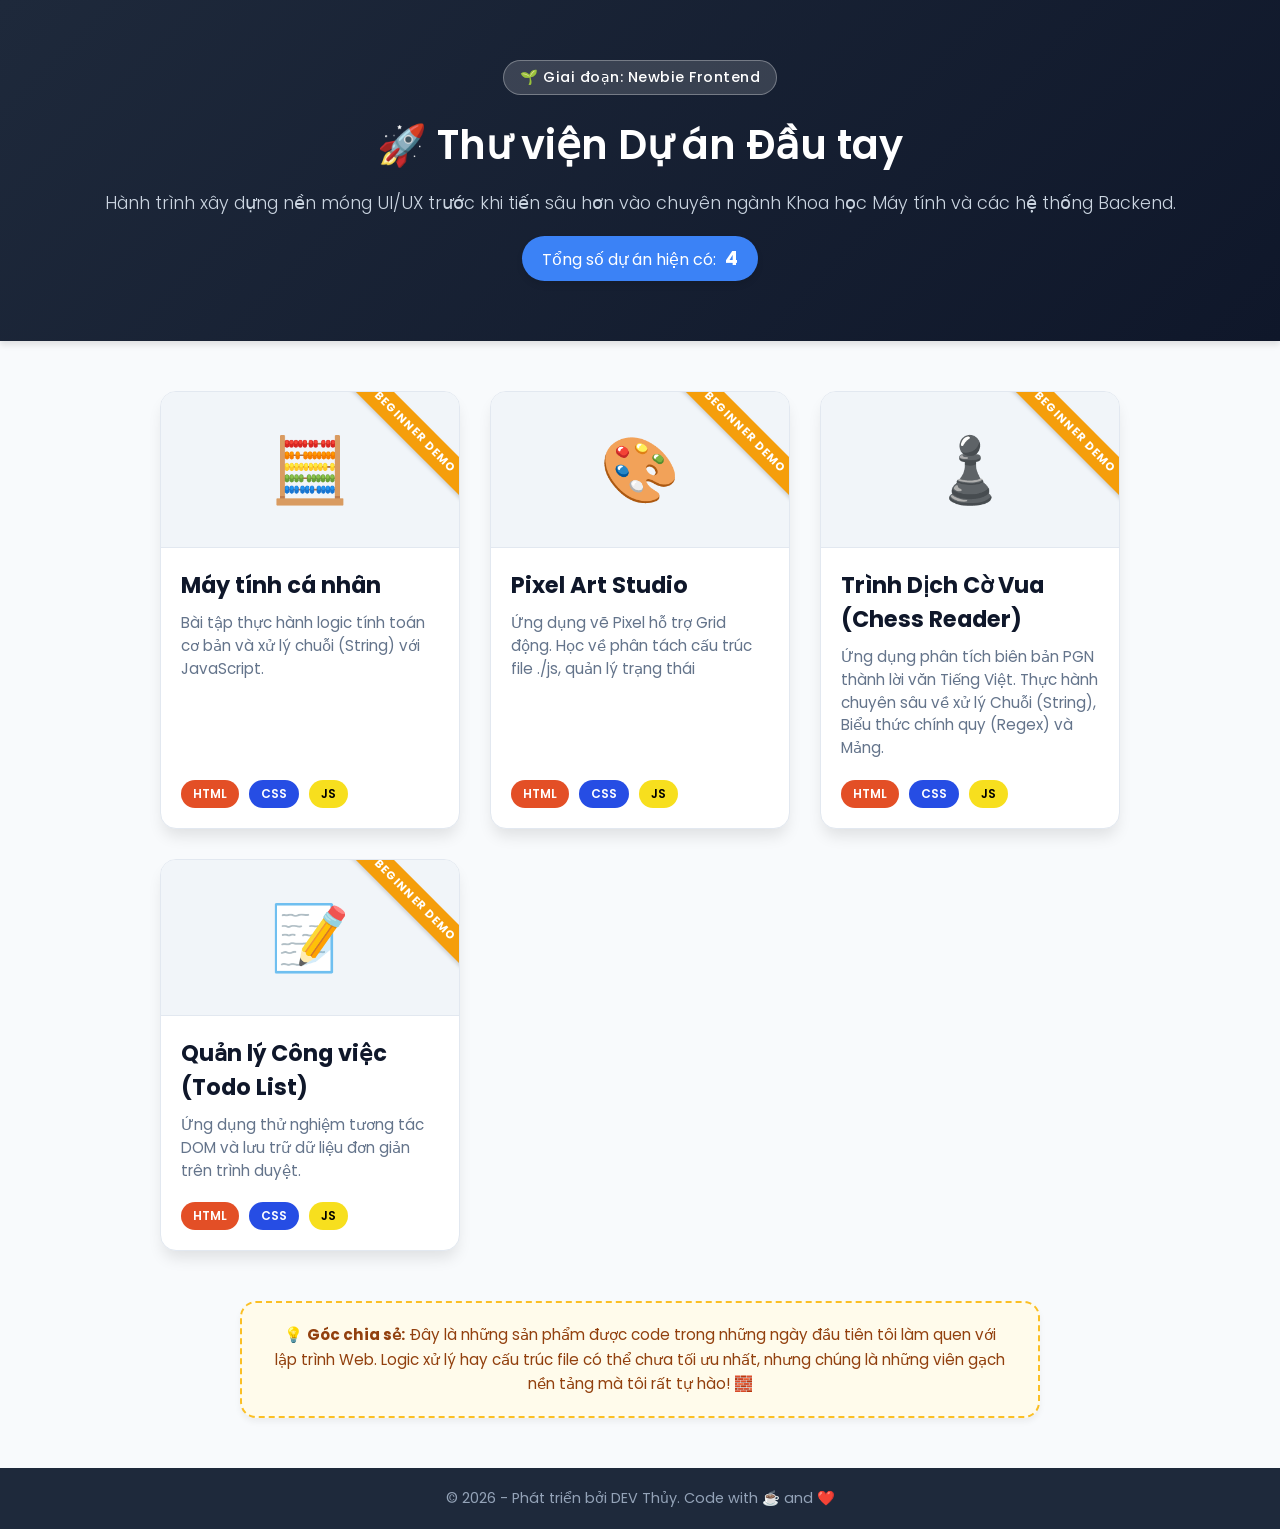
<file: index.html>
<!DOCTYPE html>
<html lang="vi">
<head>
    <meta charset="UTF-8">
    <meta name="viewport" content="width=device-width, initial-scale=1.0">
    <title>Portfolio | Hành trình học Web</title>
    <!-- Nhúng font chữ Poppins hiện đại -->
    <link href="https://fonts.googleapis.com/css2?family=Poppins:wght@300;400;600&display=swap" rel="stylesheet">
    <link rel="stylesheet" href="style.css">
</head>
<body>
    <header class="hero-section">
        <!-- Thêm nhãn trạng thái học tập -->
        <span class="learning-badge">🌱 Giai đoạn: Newbie Frontend</span>
        <h1>🚀 Thư viện Dự án Đầu tay</h1>
        <!-- Cập nhật lời tựa định hướng -->
        <p>Hành trình xây dựng nền móng UI/UX trước khi tiến sâu hơn vào chuyên ngành Khoa học Máy tính và các hệ thống Backend.</p>
        <div class="project-stats">
            Tổng số dự án hiện có: <strong id="project-count">0</strong>
        </div>
    </header>

    <main class="portfolio-container">
        <!-- Dự án 1: Máy tính -->
        <a href="./calculator-web-demo" class="project-card">
            <!-- Thêm thẻ đánh dấu Demo -->
            <div class="demo-badge">Beginner Demo</div>
            
            <div class="card-icon">🧮</div>
            <div class="card-content">
                <h2>Máy tính cá nhân</h2>
                <p>Bài tập thực hành logic tính toán cơ bản và xử lý chuỗi (String) với JavaScript.</p>
                <div class="tech-stack">
                    <span class="tag html">HTML</span>
                    <span class="tag css">CSS</span>
                    <span class="tag js">JS</span>
                </div>
            </div>
        </a>

        <!-- Dự án 4: Pixel Art -->
        <a href="./pixel-art-web-demo" class="project-card">
            <div class="demo-badge">Beginner Demo</div>

            <div class="card-icon">🎨</div>
            <div class="card-content">
                <h2>Pixel Art Studio</h2>
                <p>Ứng dụng vẽ Pixel hỗ trợ Grid động. Học về phân tách cấu trúc file ./js, quản lý trạng thái</p>
                <div class="tech-stack">
                    <span class="tag html">HTML</span>
                    <span class="tag css">CSS</span>
                    <span class="tag js">JS</span>
                </div>
            </div>
        </a>

        <!-- Dự án 3: Chess Reader -->
        <a href="./chess-reader-web-demo" class="project-card">
            <div class="demo-badge">Beginner Demo</div>

            <div class="card-icon">♟️</div>
            <div class="card-content">
                <h2>Trình Dịch Cờ Vua (Chess Reader)</h2>
                <p>Ứng dụng phân tích biên bản PGN thành lời văn Tiếng Việt. Thực hành chuyên sâu về xử lý Chuỗi (String), Biểu thức chính quy (Regex) và Mảng.</p>
                <div class="tech-stack">
                    <span class="tag html">HTML</span>
                    <span class="tag css">CSS</span>
                    <span class="tag js">JS</span>
                </div>
            </div>
        </a>

        <!-- Dự án 2: Todo List -->
        <a href="./todoList-web-demo" class="project-card">
            <div class="demo-badge">Beginner Demo</div>

            <div class="card-icon">📝</div>
            <div class="card-content">
                <h2>Quản lý Công việc (Todo List)</h2>
                <p>Ứng dụng thử nghiệm tương tác DOM và lưu trữ dữ liệu đơn giản trên trình duyệt.</p>
                <div class="tech-stack">
                    <span class="tag html">HTML</span>
                    <span class="tag css">CSS</span>
                    <span class="tag js">JS</span>
                </div>
            </div>
        </a>
    </main>

    <div class="disclaimer-section">
        <p>💡 <strong>Góc chia sẻ:</strong> Đây là những sản phẩm được code trong những ngày đầu tiên tôi làm quen với lập trình Web. Logic xử lý hay cấu trúc file có thể chưa tối ưu nhất, nhưng chúng là những viên gạch nền tảng mà tôi rất tự hào! 🧱</p>
    </div>

    <footer>
        <p>&copy; <span id="current-year"></span> - Phát triển bởi DEV Thủy. Code with ☕ and ❤️</p>
    </footer>

    <script src="script.js"></script>
</body>
</html>
</file>
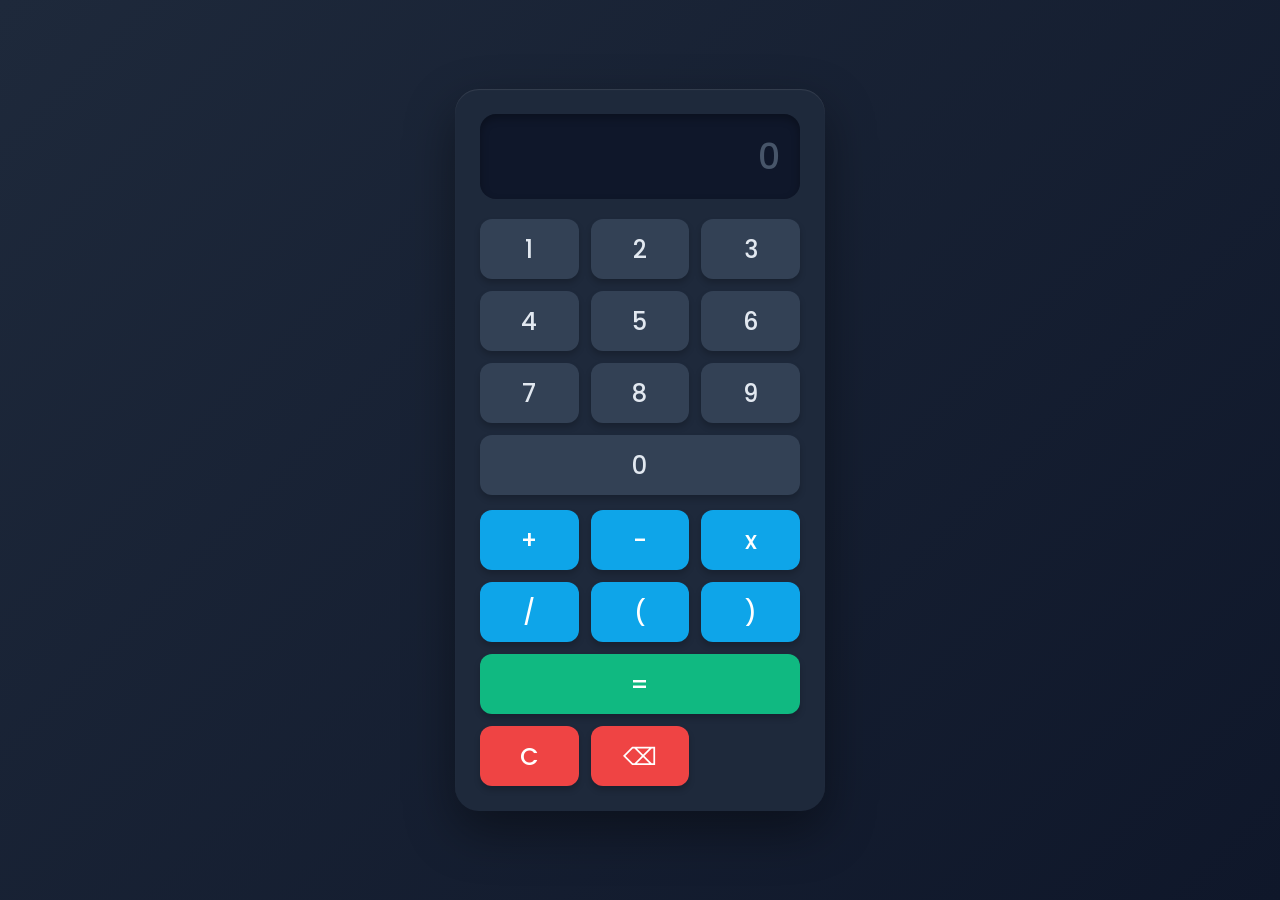
<file: calculator-web-demo/index.html>
<html>
    <head>
        <title>calculator</title>
        <link rel="stylesheet" href="style.css">
    </head>
    <body>
        <div class="calculator-container">
            <div id="calculator-display">
                <input type="text" id="display" readonly placeholder="0">
            </div>
            <div id="calculator-console">
                <div class="number">
                    <button id="btn-1">1</button>
                    <button id="btn-2">2</button>
                    <button id="btn-3">3</button>
                    <button id="btn-4">4</button>
                    <button id="btn-5">5</button>
                    <button id="btn-6">6</button>
                    <button id="btn-7">7</button>
                    <button id="btn-8">8</button>
                    <button id="btn-9">9</button>
                    <button id="btn-0">0</button>
                </div>
                <div id="operator">
                    <button id="plus-btn">+</button>
                    <button id="minus-btn">-</button>
                    <button id="multi-btn">x</button>
                    <button id="divide-btn">/</button>
                    <button id="open-paren-btn">(</button>
                    <button id="close-paren-btn">)</button>
                    <button id="equal-btn">=</button>
                    <button id="clear-btn">C</button>
                    <button id="backspace-btn">&#9003;</button>
                </div>
            </div>
        </div>
        <script src="script.js"></script>
    </body>
</html>
</file>
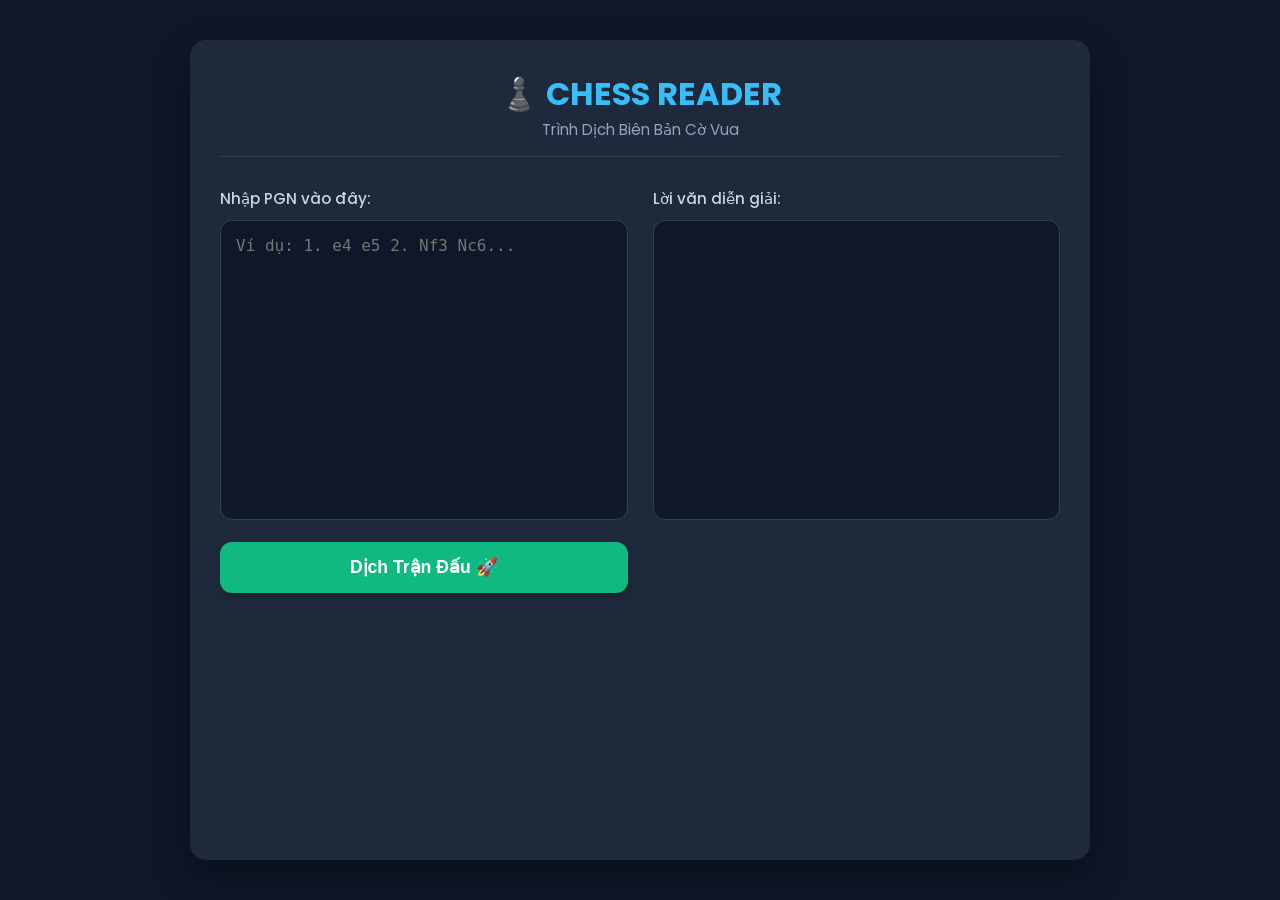
<file: chess-reader-web-demo/index.html>
<!DOCTYPE html>
<html lang="vi">
<head>
    <meta charset="UTF-8">
    <meta name="viewport" content="width=device-width, initial-scale=1.0">
    <title>Chess Reader</title>
    <!-- Nhúng font chữ Poppins hiện đại -->
    <link href="https://fonts.googleapis.com/css2?family=Poppins:wght@400;500;600&display=swap" rel="stylesheet">
    <link rel="stylesheet" href="style.css">
</head>
<body>
    <div class="app-container">
        <header class="app-header">
            <h1>♟️ CHESS READER</h1>
            <p>Trình Dịch Biên Bản Cờ Vua</p>
        </header>

        <main class="layout-grid">
            <!-- Cột trái: Nhập liệu -->
            <section class="input-section">
                <label for="inputPGN">Nhập PGN vào đây:</label>
                <textarea id="inputPGN" placeholder="Ví dụ: 1. e4 e5 2. Nf3 Nc6..."></textarea>
                <button id="translate-btn">Dịch Trận Đấu 🚀</button>
            </section>

            <!-- Cột phải: Xuất kết quả -->
            <section class="output-section">
                <label>Lời văn diễn giải:</label>
                <div class="output-box">
                    <ol id="output">
                        <!-- Kết quả JS sẽ in vào đây -->
                    </ol>
                </div>
            </section>
        </main>
    </div>

    <script src="script.js"></script>
</body>
</html>
</file>
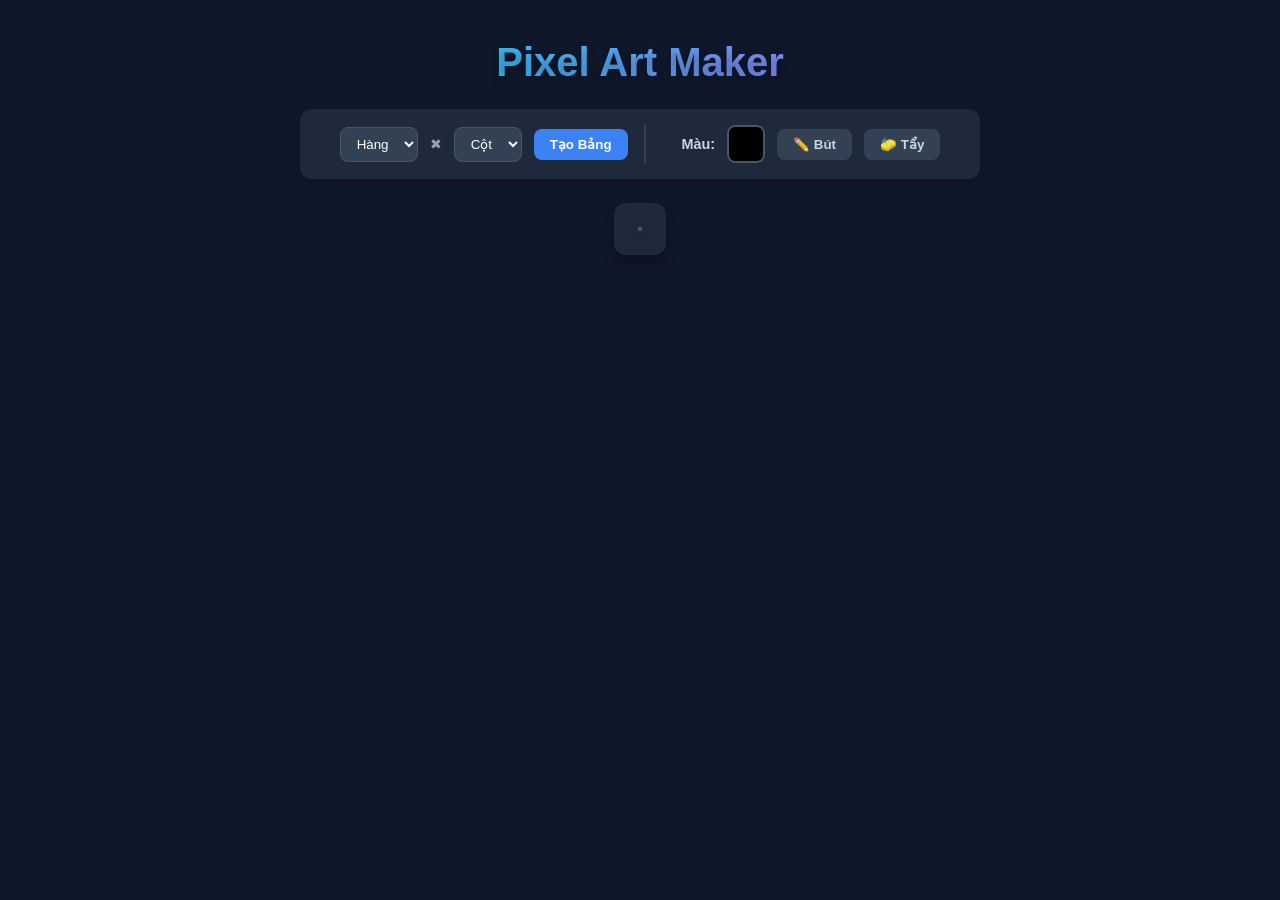
<file: pixel-art-web-demo/index.html>
<!DOCTYPE html>
<html lang="vi">
<head>
    <meta charset="UTF-8">
    <meta name="viewport" content="width=device-width, initial-scale=1.0">
    <title>Pixel Art Maker</title>
    <link rel="stylesheet" href="style.css">
</head>
<body>
    <div class="app-container">
        <header>
            <h1>Pixel Art Maker</h1>
        </header>

        <div class="toolbar">
            <div class="tool-group">
                <select id="row" class="styled-select">
                    <option value="" disabled selected>Hàng</option>
                    <option value="20">20</option>
                    <option value="30">30</option>
                    <option value="40">40</option>
                </select>
                <span class="multiply-icon">✖</span>
                <select id="column" class="styled-select">
                    <option value="" disabled selected>Cột</option>
                    <option value="20">20</option>
                    <option value="30">30</option>
                    <option value="40">40</option>
                </select>
                <button id="create-btn" class="primary-btn">Tạo Bảng</button>
            </div>

            <div class="tool-group">
                <span style="color: #cbd5e1; font-weight: 600; font-size: 0.9rem;">Màu:</span>
                <input id="color-picker" type="color" value="#000000" title="Chọn màu">
                <button id="pen-btn" class="tool-btn">✏️ Bút</button>
                <button id="eraser-btn" class="tool-btn">🧽 Tẩy</button>
            </div>
        </div>

        <div class="canvas-container">
            <div id="pixel-table"></div>
        </div>
    </div>
    
    <script type="module" src="js/main.js"></script>
</body>
</html>
</file>
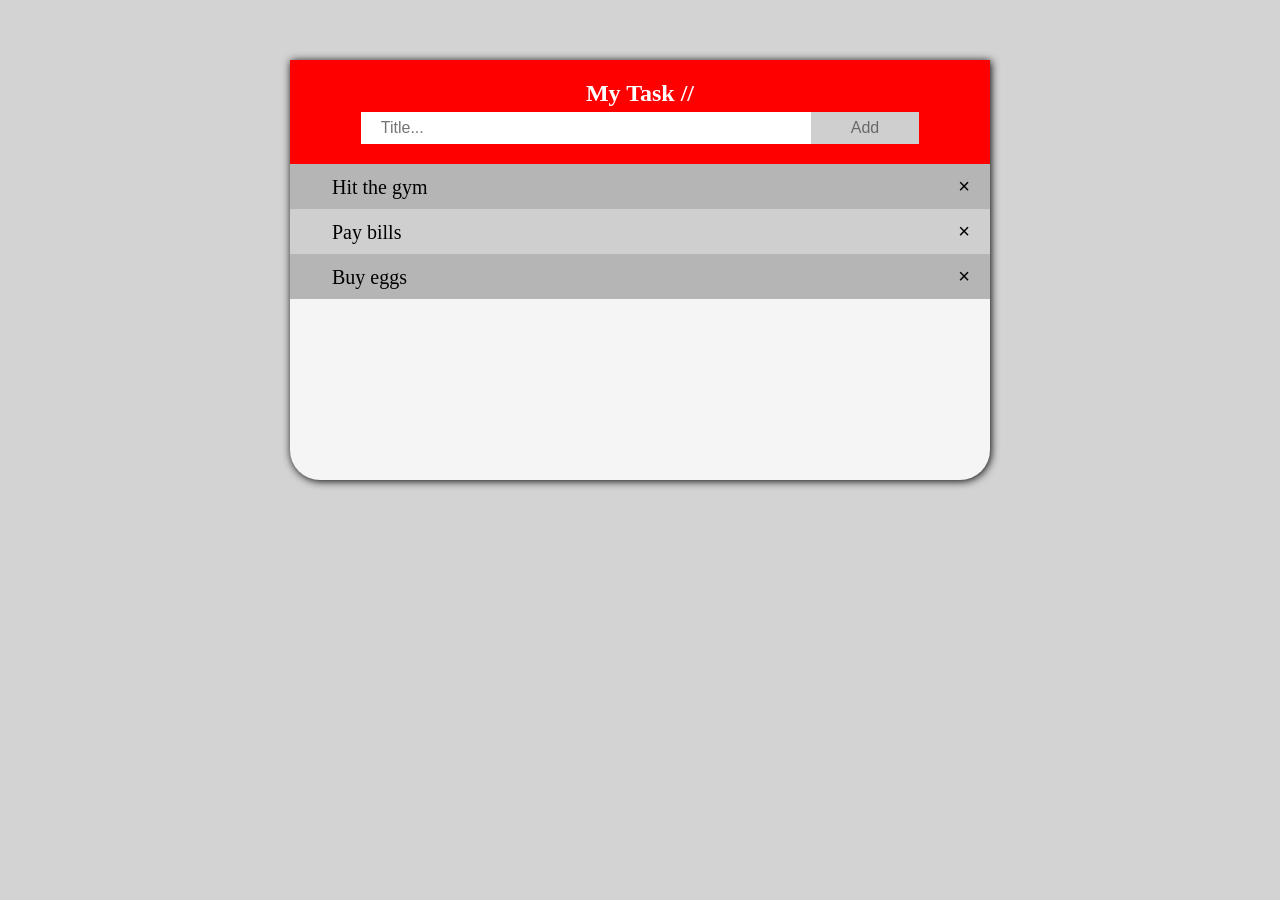
<file: todoList-web-demo/index.html>
<!DOCTYPE html>

<html>
    <head>
        <title>Todo list</title>
        <link rel="stylesheet" href="style.css">
    </head>
    <body>
        <div id="todo-container">
            <div id="todo-header">
                <p id="todo-title-text">My Task //</p>
                <div id="todo-create-task">
                    <input id="input-new-task" type="text" placeholder="Title...">
                    <button id="add-btn">Add</button>
                </div>
            </div>
            <div id="todo-list">
                <ul id="ul-el">
                    <li class="todo-task">
                        <span>
                            <span class="checked-icon">&#10003;</span>
                            <span class="task-text">Hit the gym</span>
                        </span>
                        <button class="delete-btn">&times;</button>
                    </li>

                    <li class="todo-task">
                        <span>
                            <span class="checked-icon">&#10003;</span>
                            <span class="task-text">Pay bills</span>
                        </span>
                        <button class="delete-btn">&times;</button>
                    </li>

                    <li class="todo-task">
                        <span>
                            <span class="checked-icon">&#10003;</span>
                            <span class="task-text">Buy eggs</span>
                        </span>
                        <button class="delete-btn">&times;</button>
                    </li>
                </ul>
            </div>
        </div>
        <script src="script.js"></script>
    </body>
</html>
</file>
<file: style.css>
/* Thiết lập cơ bản */
* {
    margin: 0;
    padding: 0;
    box-sizing: border-box;
}

body {
    font-family: 'Poppins', sans-serif;
    background-color: #f8fafc;
    color: #334155;
    display: flex;
    flex-direction: column;
    min-height: 100vh;
}

/* Phần Header (Hero) */
.hero-section {
    text-align: center;
    padding: 60px 20px;
    background: linear-gradient(135deg, #1e293b, #0f172a);
    color: white;
    box-shadow: 0 4px 6px rgba(0, 0, 0, 0.1);
}

.hero-section h1 {
    font-size: 2.5rem;
    margin-bottom: 15px;
    font-weight: 600;
}

.hero-section p {
    font-size: 1.1rem;
    color: #cbd5e1;
    font-weight: 300;
}

/* Lưới chứa các dự án */
.portfolio-container {
    display: grid;
    grid-template-columns: repeat(auto-fit, minmax(300px, 1fr));
    gap: 30px;
    padding: 50px 20px;
    max-width: 1000px;
    margin: 0 auto;
    flex: 1;
}

/* Thẻ Dự án (Card) */
.project-card {
    background-color: white;
    border-radius: 16px;
    text-decoration: none;
    color: inherit;
    overflow: hidden;
    box-shadow: 0 10px 15px -3px rgba(0, 0, 0, 0.1);
    transition: all 0.3s ease;
    display: flex;
    flex-direction: column;
    border: 1px solid #e2e8f0;
}

/* Hiệu ứng UX khi di chuột */
.project-card:hover {
    transform: translateY(-8px);
    box-shadow: 0 20px 25px -5px rgba(0, 0, 0, 0.15);
    border-color: #94a3b8;
}

.project-stats {
    display: inline-block;
    background-color: #3b82f6; /* Màu xanh nổi bật */
    color: white;
    padding: 8px 20px;
    border-radius: 30px;
    font-size: 1rem;
    margin-top: 20px;
    box-shadow: 0 4px 6px rgba(0,0,0,0.1);
}
.project-stats strong {
    font-size: 1.2rem;
    margin-left: 5px;
}

.card-icon {
    font-size: 4rem;
    text-align: center;
    padding: 30px 0;
    background-color: #f1f5f9;
    border-bottom: 1px solid #e2e8f0;
}

.card-content {
    padding: 20px;
    display: flex;
    flex-direction: column;
    flex: 1;
}

.card-content h2 {
    font-size: 1.4rem;
    margin-bottom: 10px;
    color: #0f172a;
}

.card-content p {
    font-size: 0.95rem;
    color: #64748b;
    margin-bottom: 20px;
    line-height: 1.5;
    flex: 1;
}

/* Nhãn ngôn ngữ (Tags) */
.tech-stack {
    display: flex;
    gap: 10px;
}

.tag {
    font-size: 0.75rem;
    font-weight: 600;
    padding: 5px 12px;
    border-radius: 20px;
    color: white;
}

.tag.html { background-color: #e34f26; }
.tag.css { background-color: #264de4; }
.tag.js { background-color: #f7df1e; color: #000; }

/* Footer */
footer {
    text-align: center;
    padding: 20px;
    background-color: #1e293b;
    color: #94a3b8;
    font-size: 0.9rem;
}

/* --- PHẦN BỔ SUNG CHO GIAO DIỆN NHẬP MÔN --- */

/* Nhãn trạng thái trên Header */
.learning-badge {
    display: inline-block;
    background-color: rgba(255, 255, 255, 0.15);
    padding: 6px 16px;
    border-radius: 20px;
    font-size: 0.9rem;
    margin-bottom: 20px;
    border: 1px solid rgba(255, 255, 255, 0.3);
    font-weight: 500;
    letter-spacing: 0.5px;
}

/* Đảm bảo thẻ dự án có thể chứa huy hiệu Demo (Rất quan trọng) */
.project-card {
    position: relative; /* Dùng để làm mốc tọa độ cho demo-badge */
}

/* Huy hiệu Beginner Demo góc phải thẻ */
.demo-badge {
    position: absolute;
    top: 27px;
    right: -37px;
    background-color: #f59e0b; /* Màu cam cảnh báo nhẹ nhàng */
    color: white;
    font-size: 0.7rem;
    font-weight: 700;
    padding: 5px 25px;
    transform: rotate(45deg); /* Xoay chéo tạo hiệu ứng dải ruy-băng */
    box-shadow: 0 2px 4px rgba(0, 0, 0, 0.15);
    letter-spacing: 1px;
    text-transform: uppercase;
}

/* Hộp thông điệp (Disclaimer) */
.disclaimer-section {
    max-width: 800px;
    margin: 0 auto 50px auto;
    padding: 20px 30px;
    background-color: #fffbeb;
    border: 2px dashed #fbbf24;
    border-radius: 16px;
    color: #92400e;
    text-align: center;
    box-shadow: 0 4px 6px rgba(0, 0, 0, 0.05);
}

.disclaimer-section p {
    font-size: 0.95rem;
    line-height: 1.6;
}
</file>
<file: calculator-web-demo/style.css>
/* CRE: GEMINI */

/* Import font chữ hiện đại từ Google Fonts */
@import url('https://fonts.googleapis.com/css2?family=Poppins:wght@400;500;600&display=swap');

/* Căn giữa toàn bộ máy tính ra giữa màn hình */
body {
    display: flex;
    justify-content: center;
    align-items: center;
    min-height: 100vh;
    margin: 0;
    background: linear-gradient(135deg, #1e293b, #0f172a);
    font-family: 'Poppins', sans-serif;
}

/* Khung máy tính (Bo góc mềm mại, có bóng đổ chiều sâu) */
.calculator-container {
    width: 320px;
    background-color: #1e293b;
    padding: 25px;
    border-radius: 24px;
    box-shadow: 0 20px 50px rgba(0, 0, 0, 0.4),
                inset 0 1px 1px rgba(255, 255, 255, 0.1);
    display: flex;
    flex-direction: column;
    gap: 20px;
}

/* Khu vực Màn hình hiển thị */
#calculator-display {
    background-color: #0f172a;
    border-radius: 16px;
    padding: 15px;
    box-shadow: inset 0 4px 8px rgba(0, 0, 0, 0.3);
}

#display {
    width: 100%;
    box-sizing: border-box;
    background-color: transparent;
    border: none;
    color: #f8fafc;
    text-align: right;
    
    /* FIX: Giảm cỡ chữ xuống để hiển thị được nhiều số hơn */
    font-size: 2.2rem; 
    
    font-weight: 500;
    outline: none;
    font-family: inherit;
    
    /* UX bổ sung: Căn lề một chút để số không bị sát dính vào lề phải */
    padding-right: 5px; 
}

#display::placeholder {
    color: #475569;
}

/* Khu vực bàn phím */
#calculator-console {
    display: flex;
    flex-direction: column;
    gap: 15px;
}

/* Chia lưới (Grid) 3 cột cho các nút bấm */
.number, #operator {
    display: grid;
    grid-template-columns: repeat(3, 1fr);
    gap: 12px;
}

/* Tạo độ rộng cân bằng cho nút số 0 ở cuối mảng số */
#btn-0 {
    grid-column: span 3;
}

/* UI cơ bản cho tất cả các nút */
button {
    height: 60px;
    border: none;
    border-radius: 12px;
    background-color: #334155;
    color: #e2e8f0;
    font-size: 1.5rem;
    font-weight: 500;
    cursor: pointer;
    transition: all 0.15s ease;
    font-family: inherit;
    box-shadow: 0 4px 6px rgba(0, 0, 0, 0.2);
}

/* UX: Hiệu ứng khi lướt chuột qua */
button:hover {
    background-color: #475569;
}

/* UX: Hiệu ứng lún xuống khi click (cực kỳ quan trọng để tạo cảm giác bấm thật) */
button:active {
    transform: scale(0.92);
    box-shadow: 0 1px 2px rgba(0, 0, 0, 0.2);
}

/* --------------------------------------
   PHÂN LOẠI MÀU SẮC ĐỂ TĂNG UX (NHẬN DIỆN)
   -------------------------------------- */

/* Nhóm phép tính (Màu xanh dương) */
#operator button {
    background-color: #0ea5e9;
    color: white;
}
#operator button:hover {
    background-color: #0284c7;
}

/* Nút Xóa (Màu đỏ cảnh báo) */
#clear-btn, #backspace-btn {
    background-color: #ef4444 !important;
}
#clear-btn:hover, #backspace-btn:hover {
    background-color: #dc2626 !important;
}

/* Nút Bằng (Màu xanh lá - Kéo dài hết chiều ngang) */
#equal-btn {
    background-color: #10b981 !important;
    grid-column: span 3;
}
#equal-btn:hover {
    background-color: #059669 !important;
}
</file>
<file: chess-reader-web-demo/style.css>
/* Thiết lập cơ bản */
* {
    margin: 0;
    padding: 0;
    box-sizing: border-box;
}

body {
    font-family: 'Poppins', sans-serif;
    background-color: #0f172a; /* Nền xanh đen tối */
    color: #f8fafc;
    display: flex;
    justify-content: center;
    min-height: 100vh;
    padding: 40px 20px;
}

/* Khung bọc toàn bộ ứng dụng */
.app-container {
    width: 100%;
    max-width: 900px;
    background-color: #1e293b; /* Khung sáng hơn nền một chút */
    padding: 30px;
    border-radius: 16px;
    box-shadow: 0 15px 35px rgba(0, 0, 0, 0.4);
}

/* Header */
.app-header {
    text-align: center;
    margin-bottom: 30px;
    border-bottom: 1px solid #334155;
    padding-bottom: 15px;
}

.app-header h1 {
    font-size: 2rem;
    color: #38bdf8; /* Xanh dương nổi bật */
}

.app-header p {
    color: #94a3b8;
    font-size: 0.95rem;
}

/* Cấu trúc chia 2 cột */
.layout-grid {
    display: grid;
    grid-template-columns: 1fr 1fr; /* Chia 2 cột bằng nhau */
    gap: 25px;
}

/* Tiêu đề của từng cột */
label {
    display: block;
    font-size: 0.95rem;
    font-weight: 500;
    color: #cbd5e1;
    margin-bottom: 10px;
}

/* Khu vực Textarea */
#inputPGN {
    width: 100%;
    height: 300px;
    background-color: #0f172a;
    border: 1px solid #334155;
    border-radius: 12px;
    padding: 15px;
    color: #f8fafc;
    font-family: monospace; /* Font chữ máy tính cho code/kí hiệu */
    font-size: 1rem;
    resize: none; /* Khóa không cho kéo giãn lung tung */
    outline: none;
    transition: border 0.3s;
}

#inputPGN:focus {
    border-color: #38bdf8; /* Đổi màu viền khi đang gõ */
}

/* Nút bấm */
#translate-btn {
    width: 100%;
    margin-top: 15px;
    padding: 15px;
    background-color: #10b981; /* Xanh lá */
    color: white;
    border: none;
    border-radius: 12px;
    font-size: 1.1rem;
    font-weight: 600;
    cursor: pointer;
    transition: all 0.2s;
    box-shadow: 0 4px 6px rgba(0, 0, 0, 0.2);
}

#translate-btn:hover {
    background-color: #059669;
}

#translate-btn:active {
    transform: scale(0.97); /* Hiệu ứng lún nút giống dự án Calculator */
}

/* Khu vực kết quả */
.output-box {
    background-color: #0f172a;
    border: 1px solid #334155;
    border-radius: 12px;
    height: 300px;
    padding: 15px 20px 15px 35px; /* Chừa lề trái cho số thứ tự */
    overflow-y: auto; /* Tự động hiện thanh cuộn nếu quá dài */
}

/* Danh sách kết quả (Thẻ ol) */
#output {
    color: #cbd5e1;
    line-height: 1.8;
}

#output li {
    padding-bottom: 8px;
    border-bottom: 1px dashed #334155; /* Gạch dưới từng dòng */
    margin-bottom: 8px;
}

#output li:last-child {
    border-bottom: none;
}

/* Responsive: Thu nhỏ màn hình (Điện thoại) tự động thành 1 cột */
@media (max-width: 768px) {
    .layout-grid {
        grid-template-columns: 1fr;
    }
}
</file>
<file: pixel-art-web-demo/style.css>
/* --- GEHIHI --- */
* {
    box-sizing: border-box;
    margin: 0;
    padding: 0;
    font-family: 'Segoe UI', Tahoma, Geneva, Verdana, sans-serif;
}

body {
    background-color: #0f172a; /* Màu nền Dark Mode (Xanh đen) */
    color: #f8fafc;
    display: flex;
    justify-content: center;
    min-height: 100vh;
    padding: 40px 20px;
}

.app-container {
    display: flex;
    flex-direction: column;
    align-items: center;
    gap: 24px;
    width: 100%;
    max-width: 800px;
}

/* --- TIÊU ĐỀ --- */
header h1 {
    font-size: 2.5rem;
    font-weight: 800;
    /* Hiệu ứng chữ màu Gradient */
    background: linear-gradient(to right, #38bdf8, #818cf8);
    -webkit-background-clip: text;
    background-clip: text;
    color: transparent;
    text-shadow: 0 4px 10px rgba(0,0,0,0.3);
}

/* --- THANH CÔNG CỤ (TOOLBAR) --- */
.toolbar {
    display: flex;
    flex-wrap: wrap;
    gap: 20px;
    background-color: #1e293b; /* Màu nền thanh công cụ */
    padding: 16px 24px;
    border-radius: 12px;
    box-shadow: 0 4px 6px -1px rgba(0, 0, 0, 0.2);
    justify-content: center;
}

.tool-group {
    display: flex;
    align-items: center;
    gap: 12px;
    padding: 0 16px;
}

/* Đường vạch chia cách giữa 2 nhóm công cụ */
.tool-group:not(:last-child) {
    border-right: 2px solid #334155;
}

.multiply-icon {
    color: #94a3b8;
    font-size: 0.9rem;
}

/* --- TÙY CHỈNH NÚT BẤM & DROPDOWN --- */
.styled-select {
    background-color: #334155;
    color: white;
    border: 1px solid #475569;
    padding: 8px 12px;
    border-radius: 8px;
    outline: none;
    cursor: pointer;
    font-weight: 500;
}

button {
    padding: 8px 16px;
    border-radius: 8px;
    border: none;
    font-weight: 600;
    cursor: pointer;
    transition: all 0.2s ease; /* Hiệu ứng mượt mà khi hover */
}

.tool-btn {
    background-color: #334155;
    color: #cbd5e1;
    transition: all 0.15s ease; /* Giúp hiệu ứng chuyển động mượt mà không bị giật cụt */
}

.tool-btn:hover {
    background-color: #475569;
    color: white;
}

.tool-btn:active {
    transform: scale(0.92) translateY(2px); 
    /* scale(0.92): Thu nhỏ nút lại 8% */
    /* translateY(2px): Đẩy nút chìm xuống dưới 2px */
}

/* Nút Tạo bảng */
.primary-btn {
    background-color: #3b82f6;
    color: white;
}
.primary-btn:hover { background-color: #2563eb; }
.primary-btn:active { transform: scale(0.95); } /* Hiệu ứng lún xuống khi click */

/* Nút Bút & Tẩy */
.tool-btn {
    background-color: #334155;
    color: #cbd5e1;
}
.tool-btn:hover {
    background-color: #475569;
    color: white;
}

/* Tùy chỉnh ô chọn màu cho đẹp hơn */
#color-picker {
    -webkit-appearance: none;
    appearance: none;
    width: 38px;
    height: 38px;
    border: none;
    border-radius: 8px;
    cursor: pointer;
    background: transparent;
}
#color-picker::-webkit-color-swatch-wrapper { padding: 0; }
#color-picker::-webkit-color-swatch { 
    border: 2px solid #475569; 
    border-radius: 8px; 
}

/* --- KHU VỰC BẢNG VẼ --- */
.canvas-container {
    background-color: #1e293b;
    padding: 24px;
    border-radius: 12px;
    box-shadow: 0 10px 15px -3px rgba(0, 0, 0, 0.3);
    max-width: 100%;
    overflow: auto; /* Tự xuất hiện thanh cuộn nếu bảng vẽ quá to */
    display: flex;
    justify-content: center;
}

/* Khung chứa các ô pixel */
#pixel-table {
    border: 2px solid #475569;
    box-shadow: 0 4px 10px rgba(0,0,0,0.5);
    background-color: #cbd5e1; /* Màu nền cho khe hở (nếu có) */
}

/* Code cũ của bạn giữ nguyên */
.pixel-cell {
    width: 100%;
    height: 100%;
    aspect-ratio: 1;
    background-color: #ffffff;
    border: 1px solid #e2e8f0;
    box-sizing: border-box; 
    user-select: none;
    cursor: inherit; /* Quan trọng: để nhận icon SVG từ bảng */
}

/* Con trỏ chuột hình Cây bút */
.cursor-pen {
    cursor: url("data:image/svg+xml;utf8,<svg xmlns='http://www.w3.org/2000/svg' width='32' height='32' style='font-size:22px'><text x='2' y='24'>✏️</text></svg>") 3 25, crosshair;
}

/* Con trỏ chuột hình Cục tẩy */
.cursor-eraser {
    cursor: url("data:image/svg+xml;utf8,<svg xmlns='http://www.w3.org/2000/svg' width='32' height='32' style='font-size:22px'><text x='2' y='24'>🧽</text></svg>") 4 24, cell;
}
</file>
<file: todoList-web-demo/style.css>
body {
    margin: 0;
    display: flex;
    justify-content: center;
    background-color: lightgray;
}

#todo-container {
    background-color: #f5f5f5;
    display: flex;
    flex-direction: column;
    margin-top: 60px;
    padding-bottom: 20px;
    width: 700px;
    overflow: hidden;
    border-radius: 0 0 30px 30px;
    box-shadow: 1px 1px 8px black;
    border: none;
    min-height: 400px;
}

#todo-header {
    background-color: red;
    padding: 20px 0;
    margin: 0;
    gap: 0;
    display: flex;
    flex-direction: column;
    align-items: center;
    gap: 5px;
}

#todo-title-text {
    color: white;
    margin: 0;
    font-size: 24px;
    font-weight: bold;
}

#todo-create-task {
    display: flex;
}

#input-new-task {
    padding: 5px 20px;
    box-sizing: border-box;
    width: 450px;
    font-size: 1rem;
    border: none;
}

#add-btn {
    margin: 0;
    padding: 7px 40px;
    font-size: 1rem;
    border: none;
    background-color: #cfcfcf;
    color: #696969;
    cursor: pointer;
}

#add-btn:hover {
    background-color: #b5b5b5;
}

#add-btn:active {
    transform: translateY(1px);
}

#todo-list {
    margin: 0;
    padding: 0;
}

#ul-el {
    margin: 0;
    padding: 0;
}

.todo-task {
    display: flex;
    justify-content: space-between;
    align-items: center;
    background-color: #cfcfcf;
    list-style-type: none;
    font-size: 1rem;
    padding: 0 0 0 20px;
    box-sizing: border-box;
    height: 45px;
    font-size: 20px;
    cursor: pointer;
}

.checked-icon {
    visibility: hidden;
}

.isChecked .checked-icon{
    visibility: visible;
}

#todo-list .todo-task.isChecked .task-text{
    text-decoration: line-through;
}

#todo-list .todo-task.isChecked {
    background-color: #696969;
    color: whitesmoke;
}

#todo-list .todo-task.isChecked .delete-btn {
    color: whitesmoke;
}

#todo-list li:nth-child(odd) {
    background-color: #b5b5b5;
}

#todo-list li:hover {
    background-color: #9c9c9c;
}

.delete-btn {
    background-color: inherit;
    box-sizing: border-box;
    font-size: 20px;
    height: 100%;
    border: none;
    margin: 0;
    padding: 0 20px;
    cursor: pointer;
}

.delete-btn:hover {
    background-color: red;
}
</file>
